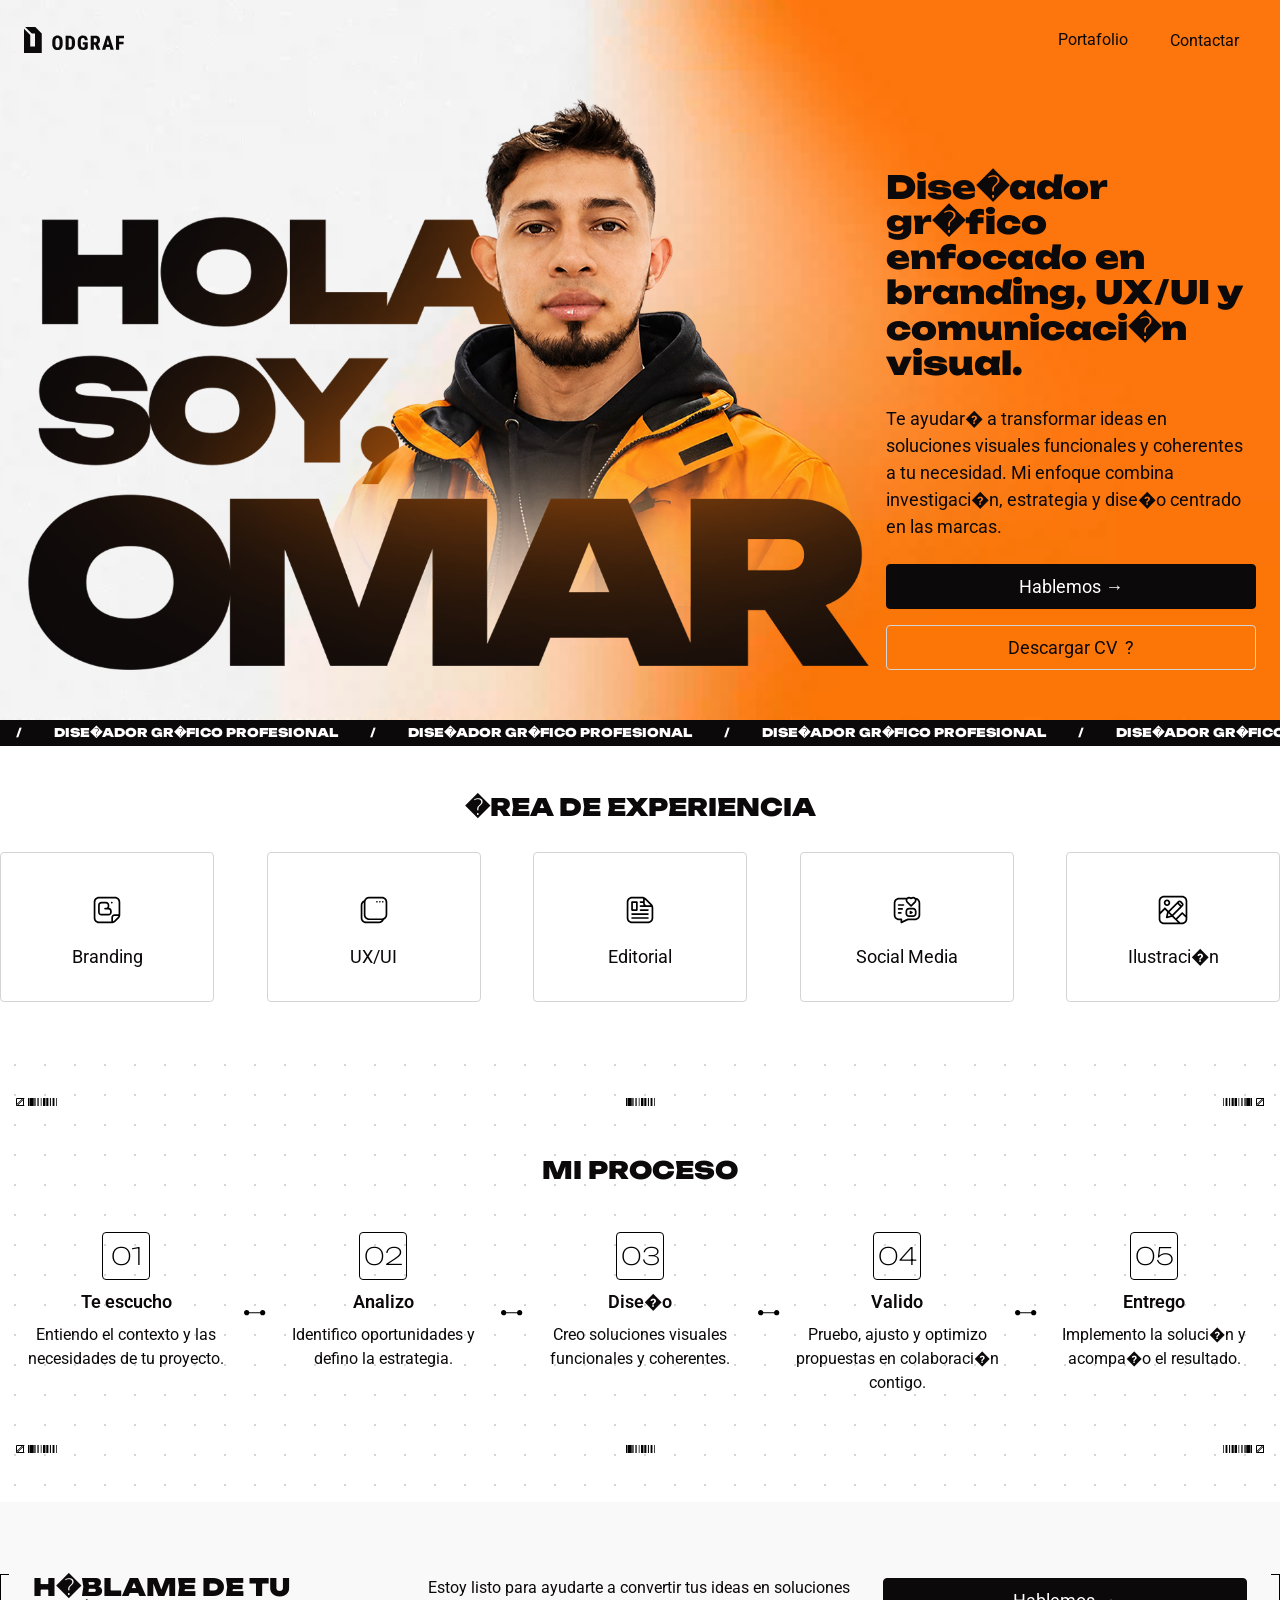
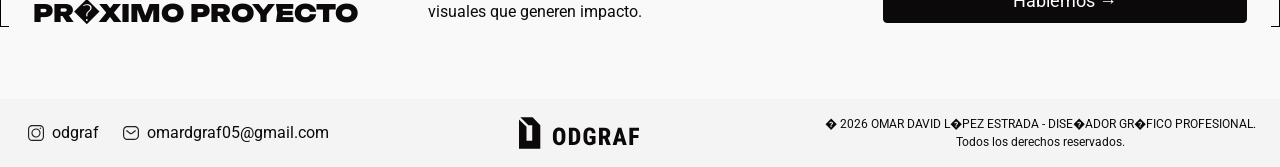
<file: index.html>
<!DOCTYPE html>
<html lang="es" prefix="og: http://ogp.me/ns#">

<head>
  <!-- meta tags to get a wellcrafted page -->
  <meta charset="UTF-8" />
  <meta name="viewport" content="width=device-width, initial-scale=1.0" />

  <title>Omar Lopez | Dise�ador Gr�fico Profesional</title>
  <meta name="description" content="Soy Omar L�pez, dise�ador gr�fico especializado en branding y desarrollo web. Creo identidades visuales y experiencias digitales para impulsar tu marca."/>
  <meta name="author" content="Omar David L�pez Estrada">
  <meta name="robots" content="index, follow"/><!-- Allow search engines to index the page and follow links -->
  <link rel="canonical" href="https://odgraf.github.io/odgraf/"/>

  <!-- SEO Meta Tags -->
  <meta property="og:locale" content="es_CO" /><!-- Open Graph locale for Colombia -->
  <meta property="og:type" content="website"/>
  <meta property="og:site_name" content="ODGRAF" />
  <meta property="og:title" content="Omar L�pez - Dise�ador Gr�fico Profesional"/>
  <meta property="og:description" content="Soy Omar L�pez, dise�ador gr�fico especializado en branding y desarrollo web. Creo identidades visuales y experiencias digitales para impulsar tu marca."/>
  <meta property="og:url" content="https://odgraf.github.io/odgraf/"/>
  <!-- Open Graph image for social media sharing -->
  <meta property="og:image" content="./img/img_cards/Opengraph_cover_home_sp.png"/>

  <!--Main stylesheet-->
  <link rel="stylesheet" href="./css/main.css"/>

  <!--Fonts from GoogleFonts: UNBOUNDED family and ROBOTO Family-->
  <link rel="preconnect" href="https://fonts.googleapis.com"/>
  <link rel="preconnect" href="https://fonts.gstatic.com" crossorigin/>
  <link href="https://fonts.googleapis.com/css2?family=Unbounded:wght@200..900&display=swap" rel="stylesheet"/>

  <link rel="preconnect" href="https://fonts.googleapis.com"/>
  <link rel="preconnect" href="https://fonts.gstatic.com" crossorigin/>
  <link href="https://fonts.googleapis.com/css2?family=Roboto:ital,wght@0,100..900;1,100..900&display=swap" rel="stylesheet"/>

  <!--Favicon-->
  <link rel="icon" type="image/x-icon" href="./img/favicon.png"/>

  <!--Script-->
  <script src="./js/script.js" defer></script>

</head>

<body>
  <header class="header">
    <div class="o-container header__container">

      <a class="header__logo--link" href="index.html">
        <img class="header__logo" src="./img/Logo-ODGRAF.svg" alt="Logo de la marca ODGRAF">
      </a>

      <nav class="header__nav">
        <ul class="header__nav-list">
          <li><a href="portfolio.html" class="btn btn--mode-light btn--tertiary btn--size-m">Portafolio</a></li>
          <li><button class="btn btn--mode-light btn--tertiary btn--size-m" type="button" data-contact-open aria-controls="contact-modal">Contactar</button></li>
        </ul>
      </nav>

      <button class="header__menu-toggle btn btn--mode-light btn--tertiary btn--size-m" type="button" aria-label="Abrir men�" aria-expanded="false" aria-controls="mobile-menu" data-menu-toggle>
        <img src="./img/menu-icon.svg" alt="">
      </button>
    </div>
  </header>

  <!-- Area for mobile menu -->
  <nav class="mobile-menu" id="mobile-menu" aria-label="Men� principal m�vil">

    <div class="mobile-menu-container-a">

      <div class="mobile-menu__top">
        <a class="mobile-menu__logo" href="./index.html" aria-label="Inicio">
          <img src="./img/Logo-ODGRAF.svg" alt="Logo de la marca ODGRAF">
        </a>

        <button class="mobile-menu__close btn btn--mode-light btn--tertiary btn--size-m" type="button" aria-label="Cerrar men�">
          <img class="mobile-menu__close-icon" aria-hiden="true" src="./img/x-icon.svg" alt="Boton para cerrar el men�">
        </button>
      </div>

      <ul class="mobile-menu__list">
        <li><a class="btn btn--mode-light btn--secondary btn--size-l" href="./portfolio.html">Portafolio</a></li>
        <li><button class="btn btn--mode-light btn--secondary btn--size-l mobile-menu__btn-contact" type="button" data-contact-open aria-controls="contact-modal">Contactar</button></li>
        <li><a class="btn btn--mode-light btn--secondary btn--size-l" href="./sources/CV_Omar_lopez.docx" download="CV_Omar_lopez.docx">Descargar CV &darr;</a></li>
      </ul>

    </div>

    <div class="mobile-menu-container-b">
      <!-- Sicial media Links -->
       <!--, , -->
      <div class="mobile-menu__list-contact">
        <a class="btn btn--mode-light btn--secondary btn--size-l" href="https://www.instagram.com/odgraf"><img src="./img/intagram-icon.svg" alt="Imagen del logo de instagram en el men� m�vil"></a>
        <a class="btn btn--mode-light btn--secondary btn--size-l" href="mailto:omardgraf05@gmail.com"><img src="./img/mail-icon.svg" alt="Imagen del logo de correo en el men� m�vil"></a>
        <a class="btn btn--mode-light btn--secondary btn--size-l" href="https://wa.me/573004583706"><img src="./img/whatsapp-icon.svg" alt="Imagen del logo de whatsapp en el men� m�vil"></a>
      </div>

    </div>

  </nav>

  <main>
    <section class="c-hero">

      <video class="c-hero__video" autoplay muted loop playsinline preload="metadata" poster="./img/background-gradient.jpg" aria-hidden="true">
        <source src="./img/background-gradient.webm" type="video/webm">
      </video>

      <div class="o-container c-hero__container">

        <div class="c-hero__image-wrapper">
            <picture class="c-hero__picture">
              <source media="(max-width: 1024px)" srcset="./img/hola-soy-omar-mobile.png">
              <img class="c-hero__image" src="./img/hola-soy-omar-desk.png" alt="Omar L�pez, dise�ador gr�fico">
            </picture>
        </div>

        <div class="c-hero__content">
          <h1 class="c-hero__title heading heading--xl">Dise�ador gr�fico enfocado en branding, UX/UI y comunicaci�n visual.</h1>
          <p class="c-hero__description body body--l">Te ayudar� a transformar ideas en soluciones visuales funcionales y coherentes a tu necesidad. Mi enfoque combina investigaci�n, estrategia y dise�o centrado en las marcas.</p>
          <div class="c-hero__actions">
            <a href="#" class="btn btn--mode-light btn--primary btn--size-l" data-contact-open aria-controls="contact-modal">Hablemos &rarr;</a>
            <div class="c-hero__cv">
              <button
                class="btn btn--mode-light btn--secondary btn--size-l c-hero__cv-toggle"
                type="button"
                aria-expanded="false"
                aria-controls="hero-cv-menu"
                data-cv-toggle
              >
                Descargar CV
                <span aria-hidden="true">?</span>
              </button>

            </div>
          </div>
        </div>

      </div>

    </section>
    <ul class="c-hero__cv-menu" id="hero-cv-menu" data-cv-menu hidden>
      <li>
        <a
          class="btn btn--mode-light btn--tertiary btn--size-l"
          href="./sources/CV_Omar_lopez_en.docx"
          download="CV_Omar_Lopez_EN.docx"
        >English CV</a>
      </li>
      <li>
        <a
          class="btn btn--mode-light btn--tertiary btn--size-l"
          href="./sources/CV_Omar_lopez_sp.docx"
          download="CV_Omar_Lopez_ES.docx"
        >CV en espa�ol</a>
      </li>
    </ul>

    <!-- Ornament -->
    <div class="c-text-ticker" aria-hidden="true">
      <div class="c-text-ticker__track">
        <div class="c-text-ticker__group">
          <span>/</span>
          <span>DISE�ADOR GR�FICO PROFESIONAL</span>
          <span>/</span>
          <span>DISE�ADOR GR�FICO PROFESIONAL</span>
          <span>/</span>
          <span>DISE�ADOR GR�FICO PROFESIONAL</span>
          <span>/</span>
          <span>DISE�ADOR GR�FICO PROFESIONAL</span>
          <span>/</span>
          <span>DISE�ADOR GR�FICO PROFESIONAL</span>
        </div>
        <div class="c-text-ticker__group">
          <span>/</span>
          <span>DISE�ADOR GR�FICO PROFESIONAL</span>
          <span>/</span>
          <span>DISE�ADOR GR�FICO PROFESIONAL</span>
          <span>/</span>
          <span>DISE�ADOR GR�FICO PROFESIONAL</span>
          <span>/</span>
          <span>DISE�ADOR GR�FICO PROFESIONAL</span>
          <span>/</span>
          <span>DISE�ADOR GR�FICO PROFESIONAL</span>
        </div>
      </div>
    </div>
    <!-- Ornament -->

    <!-- Section Experience -->
    <section class="c-experience">
      <div class="o-container experience__container">

        <h2 class="c-section__title">�REA DE EXPERIENCIA</h2>

        <ul class="experience__list">

          <li class="experience__item">
            <a class="experience__link" href="./portfolio.html">
              <img class="experience__icon" src="./img/Brand.svg" alt="imagen de icono representativo de experiencia en Branding">
              <span class="body body--l">Branding</span>
            </a>
          </li>

          <li class="experience__item">
            <a class="experience__link" href="./portfolio.html">
              <img class="experience__icon" src="./img/Ux-ui.svg" alt="imagen de icono representativo de experiencia en UX/UI">
              <span class="body body--l">UX/UI</span>
            </a>
          </li>

          <li class="experience__item">
            <a class="experience__link" href="./portfolio.html">
              <img class="experience__icon" src="./img/Editorial.svg" alt="imagen de icono representativo de experiencia editorial">
              <span class="body body--l">Editorial</span>
            </a>
          </li>

          <li class="experience__item">
            <a class="experience__link" href="./portfolio.html">
              <img class="experience__icon" src="./img/Social-media.svg" alt="imagen de icono representativo de Social Media">
              <span class="body body--l">Social Media</span>
            </a>
          </li>

          <li class="experience__item">
            <a class="experience__link" href="./portfolio.html">
              <img class="experience__icon" src="./img/Illustration.svg" alt="imagen de icono representativo de Ilustraci�n">
              <span class="body body--l">Ilustraci�n</span>
            </a>
          </li>
        </ul>

      </div>
    </section>

    <!-- Section My process  -->
    <section class="c-process">

      <div class="process__container">
        <!-- Ornaments -->
        <div class="process__ornament__container">
          <img class="ornament__l" src="./img/bar-code-l.svg" alt="Ornamento de barra de c�digo a la izquierda">
          <img class="ornament__m" src="./img/bar-code-m.svg" alt="Ornamento de barra de c�digo en el medio">
          <img class="ornament__r" src="./img/bar-code-r.svg" alt="Ornamento de barra de c�digo a la derecha">
        </div><!-- Ornaments -->

        <div class="process__content">
          <h2 class="process__title c-section__title">MI PROCESO</h2>

          <ol class="process__list">
            <li class="process__item">
              <div class="process__item--icon">
                <p class="process__item--number">01</p>
              </div>
              <h3 class="process__item--title body body--l">Te escucho</h3>
              <p class="process__item--description body body--m">Entiendo el contexto y las necesidades de tu proyecto.</p>
            </li>

            <img class="process__ornament__line" src="./img/line.svg" alt="L�nea de proceso">

            <li class="process__item">
              <div class="process__item--icon">
                <p class="process__item--number">02</p>
              </div>
              <h3 class="process__item--title body body--l">Analizo</h3>
              <p class="process__item--description body body--m">Identifico oportunidades y defino la estrategia.</p>
            </li>

            <img class="process__ornament__line" src="./img/line.svg" alt="L�nea de proceso">

            <li class="process__item">
              <div class="process__item--icon">
                <p class="process__item--number">03</p>
              </div>
              <h3 class="process__item--title body body--l">Dise�o</h3>
              <p class="process__item--description body body--m">Creo soluciones visuales funcionales y coherentes.</p>
            </li>

            <img class="process__ornament__line" src="./img/line.svg" alt="L�nea de proceso">

            <li class="process__item">
              <div class="process__item--icon">
                <p class="process__item--number">04</p>
              </div>
              <h3 class="process__item--title body body--l">Valido</h3>
              <p class="process__item--description body body--m">Pruebo, ajusto y optimizo propuestas en colaboraci�n contigo.</p>
            </li>

            <img class="process__ornament__line" src="./img/line.svg" alt="L�nea de proceso">

            <li class="process__item">
              <div class="process__item--icon">
                <p class="process__item--number">05</p>
              </div>
              <h3 class="process__item--title body body--l">Entrego</h3>
              <p class="process__item--description body body--m">Implemento la soluci�n y acompa�o el resultado.</p>
            </li>
          </ol>
        </div>

        <!-- Ornaments -->
        <div class="process__ornament__container">
          <img class="ornament__l" src="./img/bar-code-l.svg" alt="Ornamento de barra de c�digo a la izquierda">
          <img class="ornament__m" src="./img/bar-code-m.svg" alt="Ornamento de barra de c�digo en el medio">
          <img class="ornament__r" src="./img/bar-code-r.svg" alt="Ornamento de barra de c�digo a la derecha">
        </div><!-- Ornaments -->

      </div>
    </section>

    <section class="c-cta">

      <div class="o-container cta__container">
        <!-- Ornaments -->
        <div class="cta__ornament--l"></div><!-- Ornaments -->

        <div class="cta__content">

          <h2 class="cta__title c-section__title">H�BLAME DE TU PR�XIMO PROYECTO</h2>
          <p class="cta__description body body--m">Estoy listo para ayudarte a convertir tus ideas en soluciones visuales que generen
            impacto.</p>
          <a href="#" class="cta__btn btn btn--mode-light btn--primary btn--size-l" data-contact-open aria-controls="contact-modal">Hablemos &rarr;</a>

        </div>

        <!-- Ornaments -->
        <div class="cta__ornament--r"></div><!-- Ornaments -->
      </div>
    </section>

  </main>

  <div class="c-contact-modal" id="contact-modal" aria-hidden="true" inert>

    <div class="c-contact-modal__dialog" role="dialog" aria-modal="true" aria-labelledby="contact-modal-title" aria-describedby="contact-modal-description" tabindex="-1">

      <div class="c-contact-modal__top">
      <button class="c-contact-modal__close btn btn--mode-light btn--tertiary btn--size-m" type="button" aria-label="Cerrar contacto" data-contact-close><img class="c-contact-modal__close-icon" src="./img/x-icon.svg" alt=""></button>
      </div>

      <div class="c-contact-modal__content">

        <section class="c-contact-modal__intro">
          <h2 class="c-contact-modal__title heading heading--xl" id="contact-modal-title">�Hablemos!</h2>
          <p class="c-contact-modal__description body body--l" id="contact-modal-description">Elige el canal que prefieras para contarme sobre tu proyecto o idea.</p>
        </section>

        <section class="c-contact-modal__contact-links">
          <h3 class="c-contact-modal__heading c-section__title" id="contact-modal-write">Escr�beme</h3>
          <div class="c-contact-modal__links">
            <a class="btn--two-icons btn btn--mode-light btn--secondary btn--size-m" href="mailto:omardgraf05@gmail.com">
              <span class="btn__label">
                <img class="c-contact-modal__icon" src="./img/mail-icon.svg" alt="">
                <span>omardgraf05@gmail.com</span>
              </span>
              <span class="btn__icon btn__icon--right" aria-hidden="true">&rarr;</span>
            </a>

            <a class="btn--two-icons btn btn--mode-light btn--secondary btn--size-m" href="https://wa.me/573004583706">
              <span class="btn__label">
                <img class="c-contact-modal__icon" src="./img/whatsapp-icon.svg" alt="">
                <span>+57 300458 3706</span>
              </span>
              <span class="btn__icon btn__icon--right" aria-hidden="true">&rarr;</span>
            </a>
          </div>
        </section>

        <section class="c-contact-modal__social-links">
          <h3 class="c-contact-modal__heading c-section__title" id="contact-modal-follow">S�gueme</h3>
          <a class="btn--two-icons btn btn--mode-light btn--secondary btn--size-m" href="https://www.instagram.com/odgraf" target="_blank" rel="noopener noreferrer">
            <span class="btn__label">
              <img class="c-contact-modal__icon" src="./img/intagram-icon.svg" alt="">
              <span>odgraf</span>
            </span>
            <span class="btn__icon btn__icon--right" aria-hidden="true">&rarr;</span>
          </a>
        </section>

      </div>

    </div>
  </div>

  <button type="button" id="btn-up" class="btn-up btn btn--mode-light btn--primary btn--size-l" aria-label="Subir al inicio">&uarr;</button>

  <footer class="c-footer">

    <div class="o-container fotter__container">

      <div class="fotter__contact">
        <a class="btn--fotter" href="https://www.instagram.com/odgraf">
          <img class="btn--fotter--icon" src="./img/intagram-icon.svg" alt="Imagen del logo de instagram">
          <p class="">odgraf</p>
        </a>
        <a class="btn--fotter" href="mailto:omardgraf05@gmail.com">
          <img class="btn--fotter--icon" src="./img/mail-icon.svg" alt="Imagen de icono de correo">
          <p class="">omardgraf05@gmail.com</p>
        </a>
      </div>

      <img class="fotter__logo" src="./img/Logo-ODGRAF.svg" alt="imagen de Logo de la marca ODGRAF">

      <p class="fotter__copy-right caption">� 2026 OMAR DAVID L�PEZ ESTRADA - DISE�ADOR GR�FICO PROFESIONAL.<br>Todos los derechos reservados.</p>
    </div>

  </footer>
</body>

</html>
</file>
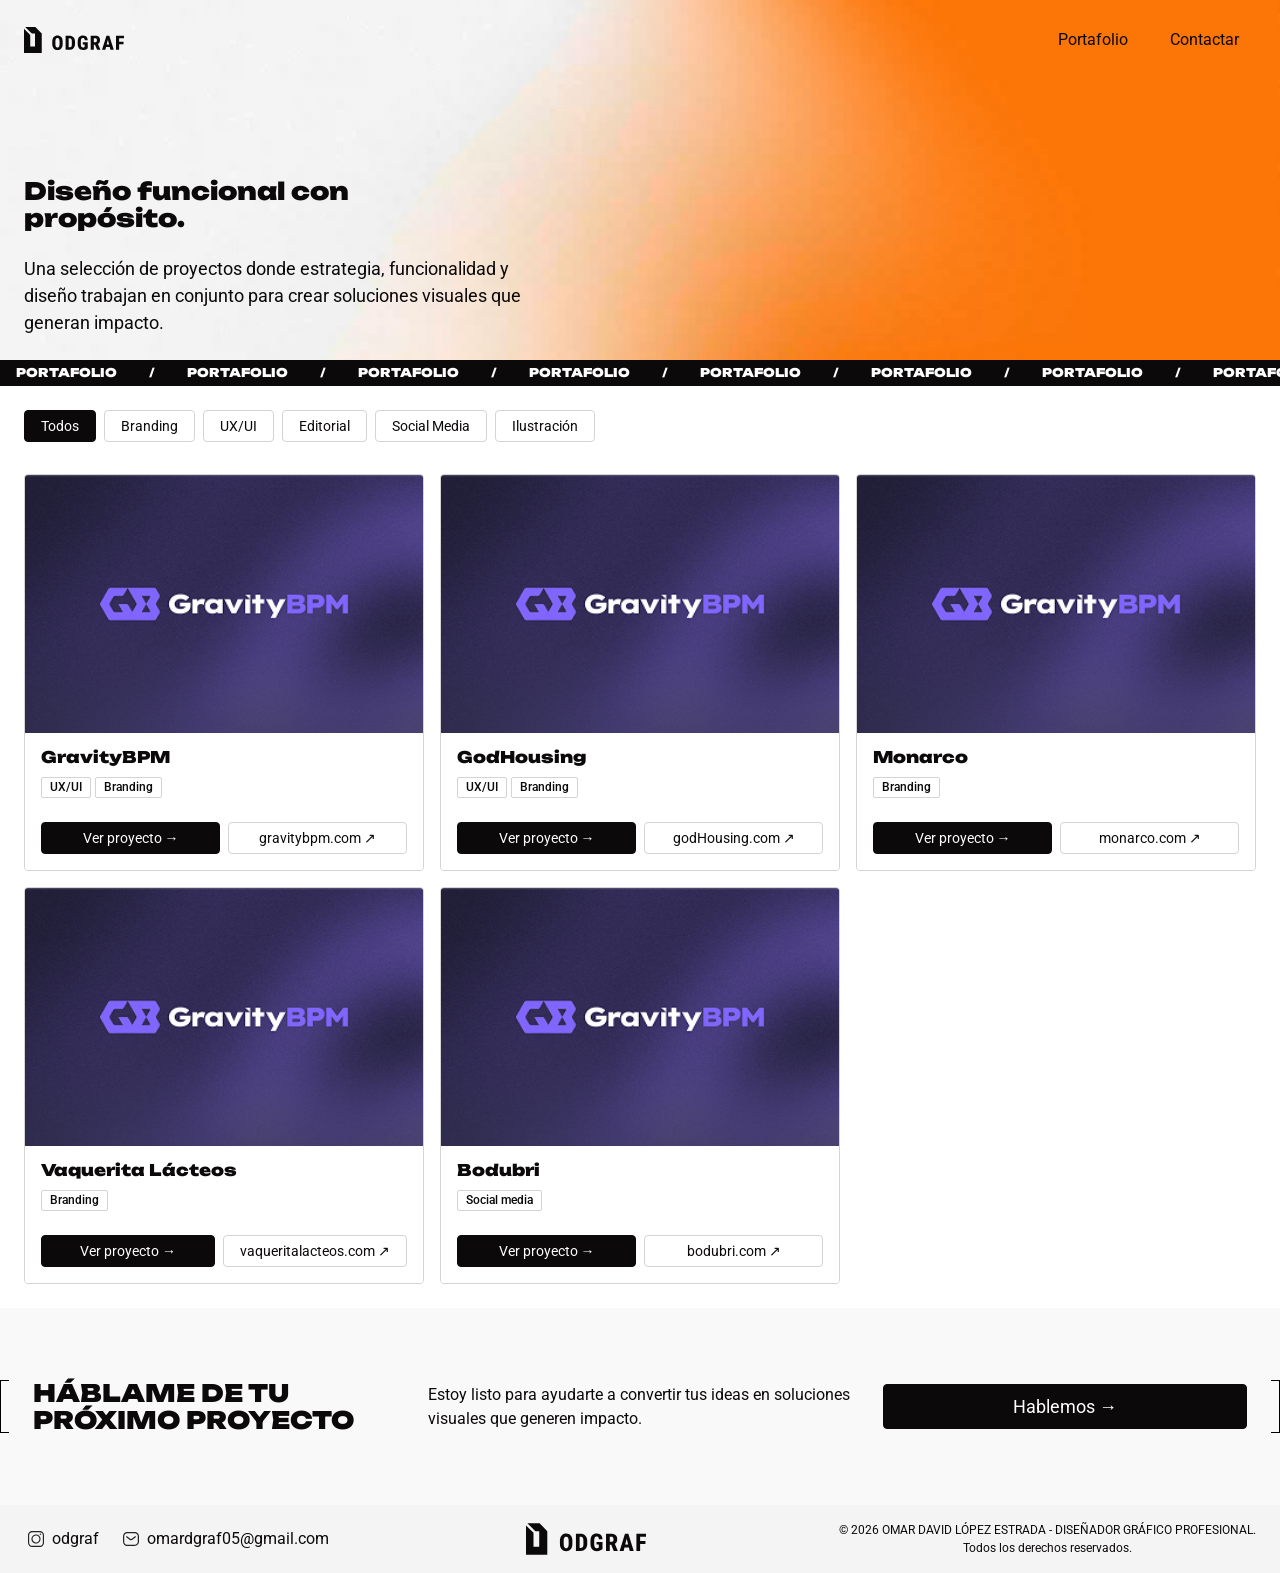
<file: portfolio.html>
﻿<!DOCTYPE html>
<html lang="es" prefix="og: http://ogp.me/ns#">
  <head>
    <!-- meta tags to get a wellcrafted page -->
    <meta charset="UTF-8" />
    <meta name="viewport" content="width=device-width, initial-scale=1.0" />

    <title>Portafolio de diseño gráfico | Omar López</title>
    <meta name="description" content="Explora proyectos de branding, UX/UI, diseño editorial, redes sociales e ilustración creados con estrategia y propósito."/>
    <meta name="author" content="Omar David López Estrada" />
    <meta name="robots" content="index, follow" />
    <link rel="canonical" href="https://odgraf.github.io/odgraf/portfolio.html" />

    <!-- Open Graph -->
    <meta property="og:locale" content="es_CO" />
    <meta property="og:type" content="website" />
    <meta property="og:site_name" content="ODGRAF" />
    <meta property="og:title" content="Portafolio de diseño gráfico | Omar López" />
    <meta property="og:description" content="Explora proyectos de branding, UX/UI, diseño editorial, redes sociales e ilustración creados con estrategia y propósito." />
    <meta property="og:url" content="https://odgraf.github.io/odgraf/portfolio.html" />
    <meta property="og:image" content="https://odgraf.github.io/odgraf/img/img_cards/Opengraph_cover_portafolio_sp.png" />

    <!--Main stylesheet-->
    <link rel="stylesheet" href="./css/main.css"/>
    <!--Fonts from GoogleFonts: UNBOUNDED family and ROBOTO Family-->
    <link rel="preconnect" href="https://fonts.googleapis.com"/>
    <link rel="preconnect" href="https://fonts.gstatic.com" crossorigin/>
    <link href="https://fonts.googleapis.com/css2?family=Unbounded:wght@200..900&display=swap" rel="stylesheet"/>

    <link rel="preconnect" href="https://fonts.googleapis.com"/>
    <link rel="preconnect" href="https://fonts.gstatic.com" crossorigin/>
    <link href="https://fonts.googleapis.com/css2?family=Roboto:ital,wght@0,100..900;1,100..900&display=swap" rel="stylesheet"/>

    <link rel="icon" type="image/x-icon" href="./img/favicon.png" />

    <!--Script-->
    <script src="./js/script.js" defer></script>

  </head>


  <body>
    
    <header class="header">
      <div class="o-container header__container">
        <a class="header__logo--link" href="index.html">
          <img class="header__logo" src="./img/Logo-ODGRAF.svg" alt="Logo de la marca ODGRAF">
        </a>
        
        <nav class="header__nav">
          <ul class="header__nav-list">
            <li><a href="portfolio.html" class="btn btn--mode-light btn--tertiary btn--size-m">Portafolio</a></li>
            <li><a href="#" class="btn btn--mode-light btn--tertiary btn--size-m" data-contact-open aria-controls="contact-modal">Contactar</a></li>
          </ul>
        </nav>
        
        <button class="header__menu-toggle btn btn--mode-light btn--tertiary btn--size-m" type="button" aria-label="Abrir menÃº" aria-expanded="false" aria-controls="mobile-menu">
          <img src="img/menu-icon.svg" alt="Icono del botÃ³n de menÃº desplegable">
        </button>
      </div>
    </header>
    
    <!-- Area for mobile menu -->
    <nav class="mobile-menu" id="mobile-menu" aria-label="MenÃº principal mÃ³vil">
      <div class="mobile-menu-container-a">

        <div class="mobile-menu__top">
          <a class="mobile-menu__logo" href="./index.html" aria-label="Inicio">
            <img src="./img/Logo-ODGRAF.svg" alt="Logo de la marga ODGRAF">
          </a>

          <button class="mobile-menu__close btn btn--mode-light btn--tertiary btn--size-m" type="button" aria-label="Cerrar menÃº">
            <img class="mobile-menu__close-icon" aria-hiden="true" src="./img/x-icon.svg" alt="Boton para cerrar el menÃº">
          </button>
        </div>

        <ul class="mobile-menu__list">
          <li><a class="btn btn--mode-light btn--secondary btn--size-l" href="./portfolio.html">Portafolio</a></li>
          <li><button class="btn btn--mode-light btn--secondary btn--size-l mobile-menu__btn-contact" type="button" data-contact-open aria-controls="contact-modal">Contactar</button></li>
          <li><a class="btn btn--mode-light btn--secondary btn--size-l" href="./sources/CV_Omar_lopez.docx" download="CV_Omar_lopez.docx">Descargar CV &darr;</a></li>
        </ul>

      </div>

      <div class="mobile-menu-container-b">
        <!-- Social media Links -->
        <div class="mobile-menu__list-contact">
          <a class="btn btn--mode-light btn--secondary btn--size-l" href="https://www.instagram.com/odgraf"><img src="./img/intagram-icon.svg" alt="Imagen del logo de instagram en el menú móvil"></a>
          <a class="btn btn--mode-light btn--secondary btn--size-l" href="mailto:omardgraf05@gmail.com"><img src="./img/mail-icon.svg" alt="Imagen del logo de correo en el menú móvil"></a>
          <a class="btn btn--mode-light btn--secondary btn--size-l" href="https://wa.me/573004583706"><img src="./img/whatsapp-icon.svg" alt="Imagen del logo de whatsapp en el menú móvil"></a>
      </div>

      </div>

    </nav>
    
    <main>

      <section class="c-portfolio-hero">

        <video class="c-portfolio-hero__video" autoplay muted loop playsinline preload="metadata" poster="./img/background-gradient.jpg" aria-hidden="true">
          <source src="./img/background-gradient.webm" type="video/webm">
        </video>

        <div class="c-portfolio-hero__container o-container">
          <h1 class="c-portfolio-hero__title heading heading--l">Diseño funcional con propósito.</h1>
          <p class="c-portfolio-hero__description body body--l">Una selección de proyectos donde estrategia, funcionalidad y diseño trabajan en conjunto para crear soluciones visuales que generan impacto.</p>
        </div>

      </section>
      
      <!--Ornament-->
      <div class="c-text-ticker" aria-hidden="true">
        <div class="c-text-ticker__track">
          <div class="c-text-ticker__group">
            <span>PORTAFOLIO</span>
            <span>/</span>
            <span>PORTAFOLIO</span>
            <span>/</span>
            <span>PORTAFOLIO</span>
            <span>/</span>
            <span>PORTAFOLIO</span>
            <span>/</span>
            <span>PORTAFOLIO</span>
            <span>/</span>
            <span>PORTAFOLIO</span>
            <span>/</span>
            <span>PORTAFOLIO</span>
            <span>/</span>
            <span>PORTAFOLIO</span>
            <span>/</span>
            <span>PORTAFOLIO</span>
            <span>/</span>
            <span>PORTAFOLIO</span>
            <span>/</span>
          </div>

          <div class="c-text-ticker__group">
            <span>PORTAFOLIO</span>
            <span>/</span>
            <span>PORTAFOLIO</span>
            <span>/</span>
            <span>PORTAFOLIO</span>
            <span>/</span>
            <span>PORTAFOLIO</span>
            <span>/</span>
            <span>PORTAFOLIO</span>
            <span>/</span>
            <span>PORTAFOLIO</span>
            <span>/</span>
            <span>PORTAFOLIO</span>
            <span>/</span>
            <span>PORTAFOLIO</span>
            <span>/</span>
            <span>PORTAFOLIO</span>
            <span>/</span>
            <span>PORTAFOLIO</span>
            <span>/</span>
          </div>
        </div>
      </div> <!--Ornament-->

      
      <section class="c-portfolio-projects">

        <!--Filters area-->
        <div class="c-portfolio-projects__filters o-container">
          <button class="c-portfolio-projects__filter btn btn--mode-light btn--primary btn--size-s is-active" type="button" data-filter="all">Todos</button>
          <button class="c-portfolio-projects__filter btn btn--mode-light btn--secondary btn--size-s" type="button" data-filter="branding">Branding</button>
          <button class="c-portfolio-projects__filter btn btn--mode-light btn--secondary btn--size-s" type="button" data-filter="ux-ui">UX/UI</button>
          <button class="c-portfolio-projects__filter btn btn--mode-light btn--secondary btn--size-s" type="button" data-filter="editorial">Editorial</button>
          <button class="c-portfolio-projects__filter btn btn--mode-light btn--secondary btn--size-s" type="button" data-filter="social-media">Social Media</button>
          <button class="c-portfolio-projects__filter btn btn--mode-light btn--secondary btn--size-s" type="button" data-filter="ilustracion">Ilustración</button>
      </div>

        <div class="c-portfolio-projects__container o-container">

          <article class="project-card" data-categories="ux-ui branding">
            <div class="project-card__media">
              <img class="project-card__img" src="./img/img_cards/gravitybpm-cover-s.png" alt="Vista previa del proyecto GravityBPM">
            </div>
            
            <div class="project-card__body"> 
              <div class="project-card__content">
                <h3 class="project-card__title heading heading--m">GravityBPM</h3>
                <div class="project-card__tags">
                  <div class="tag tag--s"><span>UX/UI</span></div>
                  <div class="tag tag--s"><span>Branding</span></div>
                </div>
              </div>
              
              <div class="project-card__actions">
                <a href="project_01.html" class="btn btn--mode-light btn--primary btn--size-s is-active">Ver proyecto &rarr;</a>
                <a href="#" class="btn btn--mode-light btn--secondary btn--size-s" target="_blank" rel="noopener">gravitybpm.com &nearr;</a>
              </div>
            </div>
          </article>
        
          <article class="project-card" data-categories="ux-ui branding">
              <div class="project-card__media">
                <img class="project-card__img" src="./img/img_cards/gravitybpm-cover-s.png" alt="Vista previa del proyecto GodHousing">
              </div>
              
              <div class="project-card__body"> 
                <div class="project-card__content">
                  <h3 class="project-card__title heading heading--m">GodHousing</h3>
                  <div class="project-card__tags">
                    <div class="tag tag--s"><span>UX/UI</span></div>
                    <div class="tag tag--s"><span>Branding</span></div>
                  </div>
                </div>
                
                <div class="project-card__actions">
                  <a href="#" class="btn btn--mode-light btn--primary btn--size-s is-active">Ver proyecto &rarr;</a>
                  <a href="#" class="btn btn--mode-light btn--secondary btn--size-s" target="_blank" rel="noopener">godHousing.com &nearr;</a>
                </div>
              </div>
          </article>
        
          <article class="project-card" data-categories="branding">
              <div class="project-card__media">
                <img class="project-card__img" src="./img/img_cards/gravitybpm-cover-s.png" alt="Vista previa del proyecto Monarco">
              </div>
              
              <div class="project-card__body"> 
                <div class="project-card__content">
                  <h3 class="project-card__title heading heading--m">Monarco</h3>
                  <div class="project-card__tags">
                    <div class="tag tag--s"><span>Branding</span></div>
                  </div>
                </div>
                
                <div class="project-card__actions">
                  <a href="#" class="btn btn--mode-light btn--primary btn--size-s is-active">Ver proyecto &rarr;</a>
                  <a href="#" class="btn btn--mode-light btn--secondary btn--size-s" target="_blank" rel="noopener">monarco.com &nearr;</a>
                </div>
              </div>
          </article>

          <article class="project-card" data-categories="branding">
              <div class="project-card__media">
                <img class="project-card__img" src="./img/img_cards/gravitybpm-cover-s.png" alt="Vista previa del proyecto Vaquerita LÃ¡cteos">
              </div>
              
              <div class="project-card__body"> 
                <div class="project-card__content">
                  <h3 class="project-card__title heading heading--m">Vaquerita Lácteos</h3>
                  <div class="project-card__tags">
                    <div class="tag tag--s"><span>Branding</span></div>
                  </div>
                </div>
                
                <div class="project-card__actions">
                  <a href="#" class="btn btn--mode-light btn--primary btn--size-s is-active">Ver proyecto &rarr;</a>
                  <a href="#" class="btn btn--mode-light btn--secondary btn--size-s" target="_blank" rel="noopener">vaqueritalacteos.com &nearr;</a>
                </div>
              </div>
          </article>

          <article class="project-card" data-categories="social-media">
              <div class="project-card__media">
                <img class="project-card__img" src="./img/img_cards/gravitybpm-cover-s.png" alt="Vista previa del proyecto Bodubri">
              </div>
              
              <div class="project-card__body"> 
                <div class="project-card__content">
                  <h3 class="project-card__title heading heading--m">Bodubri</h3>
                  <div class="project-card__tags">
                    <div class="tag tag--s"><span>Social media</span></div>
                  </div>
                </div>
                
                <div class="project-card__actions">
                  <a href="#" class="btn btn--mode-light btn--primary btn--size-s is-active">Ver proyecto &rarr;</a>
                  <a href="#" class="btn btn--mode-light btn--secondary btn--size-s" target="_blank" rel="noopener">bodubri.com &nearr;</a>
                </div>
              </div>
          </article>

        </div>
      </section>

      <section class="c-cta">
        <div class="o-container cta__container">
          <!-- Ornaments -->
          <div class="cta__ornament--l"></div><!-- Ornaments -->

          <div class="cta__content">

            <h2 class="cta__title c-section__title">HÁBLAME DE TU PRÓXIMO PROYECTO</h2>
            <p class="cta__description body body--m">Estoy listo para ayudarte a convertir tus ideas en soluciones visuales que generen
              impacto.</p>
            <a href="#" class="cta__btn btn btn--mode-light btn--primary btn--size-l" data-contact-open aria-controls="contact-modal">Hablemos &rarr;</a>
          
          </div>

          <!-- Ornaments -->
          <div class="cta__ornament--r"></div><!-- Ornaments -->
        </div>
      </section>

    </main>
    

    <div class="c-contact-modal" id="contact-modal" aria-hidden="true" inert>

      <div class="c-contact-modal__dialog" role="dialog" aria-modal="true" aria-labelledby="contact-modal-title" aria-describedby="contact-modal-description" tabindex="-1">

        <div class="c-contact-modal__top">
          <button class="c-contact-modal__close btn btn--mode-light btn--tertiary btn--size-m" type="button" aria-label="Cerrar contacto" data-contact-close><img class="c-contact-modal__close-icon" src="./img/x-icon.svg" alt=""></button>
        </div>

        <div class="c-contact-modal__content">
          <section class="c-contact-modal__intro">
            <h2 class="c-contact-modal__title heading heading--xl" id="contact-modal-title">¡Hablemos!</h2>
            <p class="c-contact-modal__description body body--l" id="contact-modal-description">Elige el canal que prefieras para contarme sobre tu proyecto o idea.</p>
          </section>

          <section class="c-contact-modal__contact-links">
            <h3 class="c-contact-modal__heading c-section__title" id="contact-modal-write">Escri­beme</h3>
            <div class="c-contact-modal__links">
              <a class="btn--two-icons btn btn--mode-light btn--secondary btn--size-m" href="mailto:omardgraf05@gmail.com">
                <span class="btn__label"><img class="c-contact-modal__icon" src="./img/mail-icon.svg" alt=""><span>omardgraf05@gmail.com</span></span>
                <span class="btn__icon btn__icon--right" aria-hidden="true">&rarr;</span>
              </a>
              <a class="btn--two-icons btn btn--mode-light btn--secondary btn--size-m" href="https://wa.me/573004583706">
                <span class="btn__label"><img class="c-contact-modal__icon" src="./img/whatsapp-icon.svg" alt=""><span>+57 300458 3706</span></span>
                <span class="btn__icon btn__icon--right" aria-hidden="true">&rarr;</span>
              </a>
            </div>
          </section>

          <section class="c-contact-modal__social-links">
            <h3 class="c-contact-modal__heading c-section__title" id="contact-modal-follow">Sí­gueme</h3>
            <a class="btn--two-icons btn btn--mode-light btn--secondary btn--size-m" href="https://www.instagram.com/odgraf" target="_blank" rel="noopener noreferrer">
              <span class="btn__label"><img class="c-contact-modal__icon" src="./img/intagram-icon.svg" alt=""><span>odgraf</span></span>
              <span class="btn__icon btn__icon--right" aria-hidden="true">&rarr;</span>
            </a>
          </section>
        </div>
      </div>
    </div>

    <button type="button" id="btn-up" class="btn-up btn btn--mode-light btn--primary btn--size-l" aria-label="Subir al inicio">&uarr;</button>

    <footer class="c-footer">

      <div class="o-container fotter__container">

        <div class="fotter__contact">
          <a class="btn--fotter" href="https://www.instagram.com/odgraf">
            <img class="btn--fotter--icon" src="./img/intagram-icon.svg" alt="Imagen del logo de instagram">
            <p class="">odgraf</p>
          </a>
          <a class="btn--fotter" href="mailto:omardgraf05@gmail.com">
            <img class="btn--fotter--icon" src="./img/mail-icon.svg" alt="Imagen de icono de correo">
            <p class="">omardgraf05@gmail.com</p>
          </a>
        </div>

        <img class="fotter__logo" src="./img/Logo-ODGRAF.svg" alt="imagen de Logo de la marca ODGRAF">

        <p class="fotter__copy-right caption">© 2026 OMAR DAVID LÓPEZ ESTRADA - DISEÑADOR GRÁFICO PROFESIONAL.<br>Todos los derechos reservados.</p>
      </div>
    
    </footer>
  
  </body>
</html>
</file>
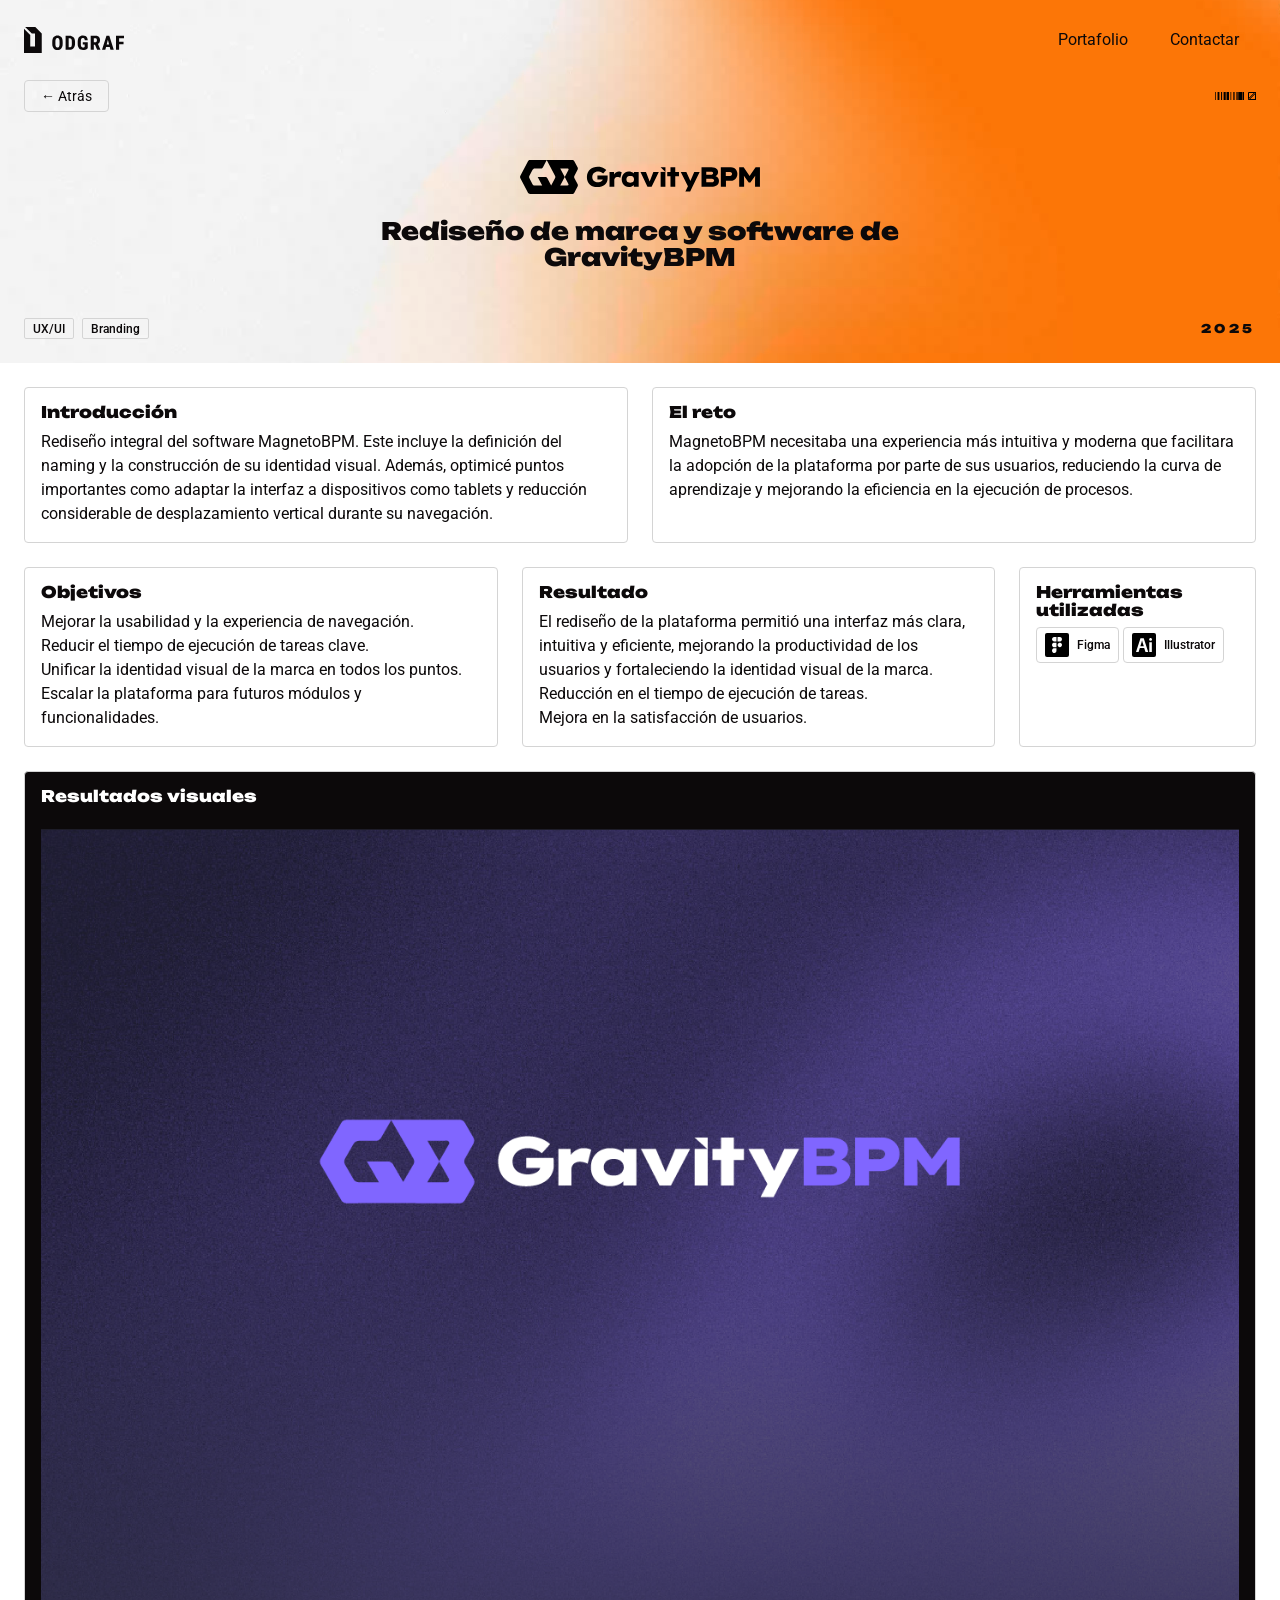
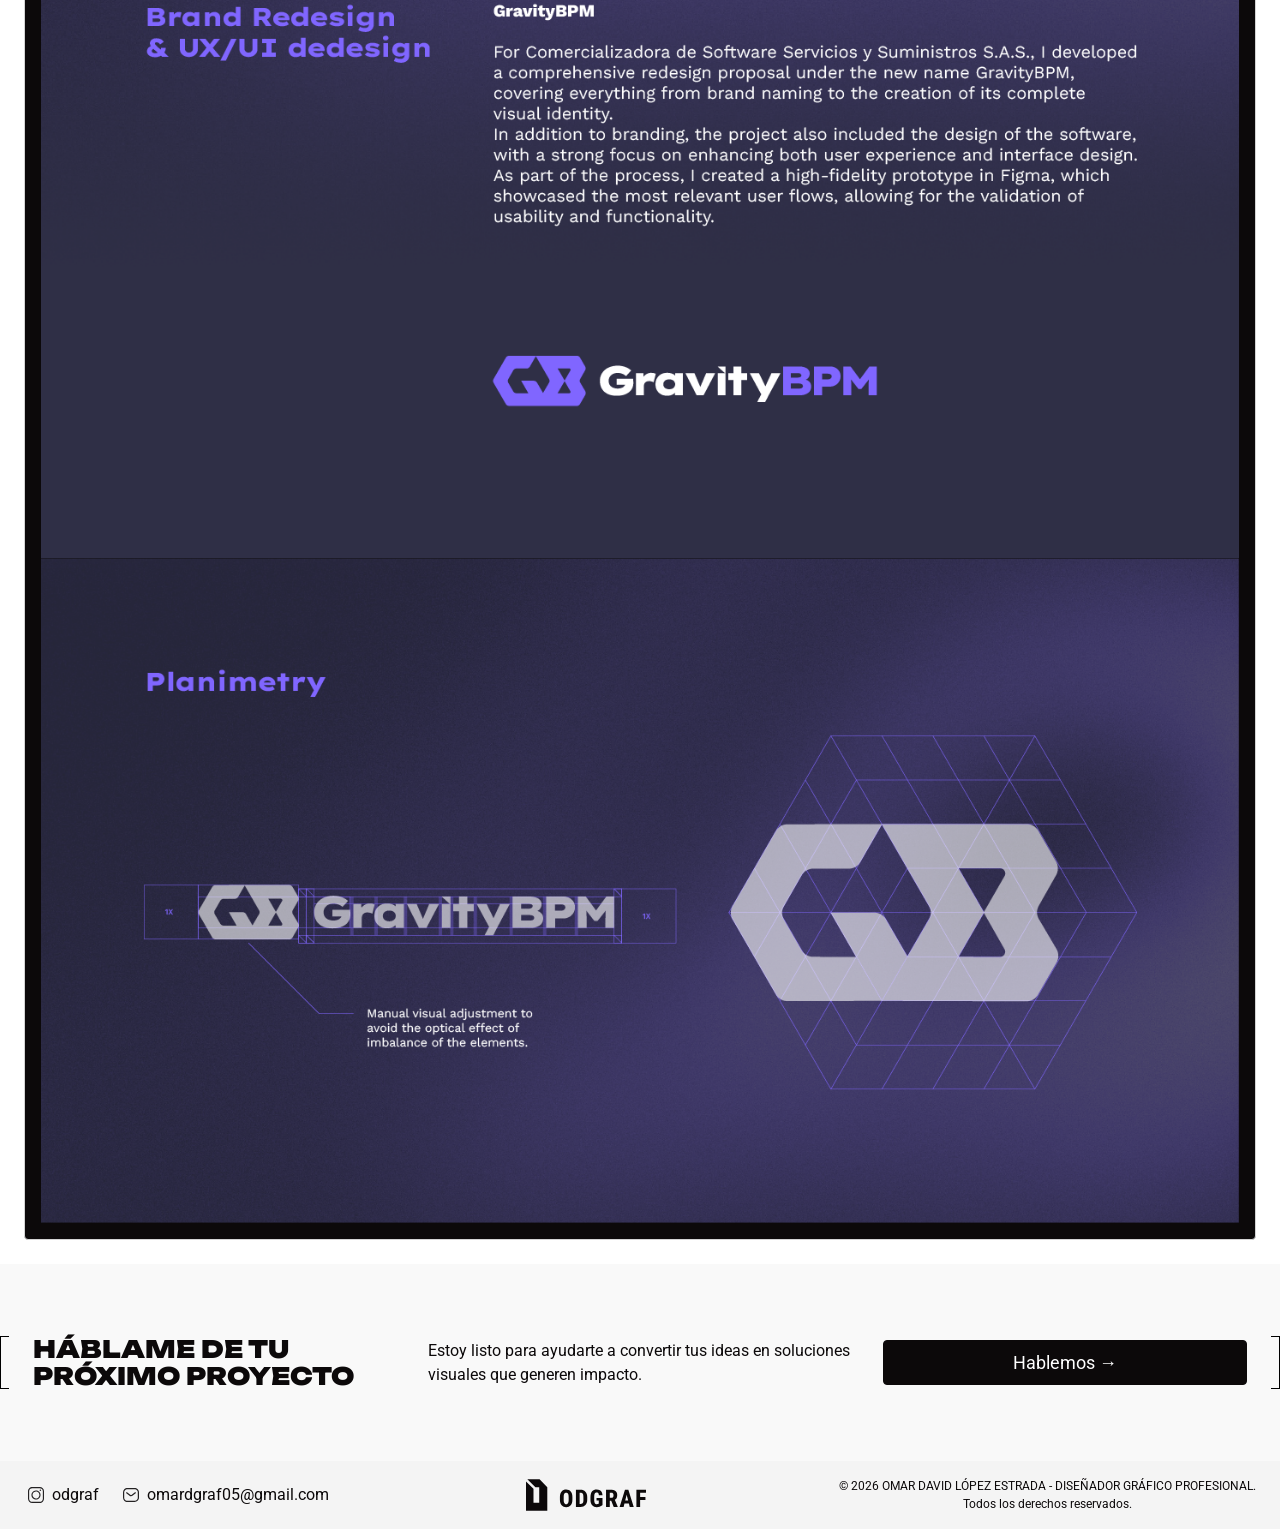
<file: project_01.html>
﻿<!DOCTYPE html>
<html lang="es" prefix="og: http://ogp.me/ns#">
  <head>
    <!-- meta tags to get a wellcrafted page -->
    <meta charset="UTF-8" />
    <meta name="viewport" content="width=device-width, initial-scale=1.0" />

    <title>Rediseño de marca y app de GravityBPM | Omar López</title>
    <meta name="description" content="Caso de estudio de GravityBPM: rediseño de marca y aplicación, con mejoras de UX/UI para lograr una experiencia más clara e intuitiva." />
    <meta name="author" content="Omar David López Estrada" />
    <meta name="robots" content="index, follow" />
    <link rel="canonical" href="https://odgraf.github.io/odgraf/project_01.html" />

    <!-- Open Graph -->
    <meta property="og:locale" content="es_CO" />
    <meta property="og:type" content="website" />
    <meta property="og:site_name" content="ODGRAF" />
    <meta property="og:title" content="Rediseño de marca y app de GravityBPM | Omar López" />
    <meta property="og:description" content="Caso de estudio de GravityBPM: rediseño de marca y aplicación, con mejoras de UX/UI para lograr una experiencia más clara, intuitiva y eficiente." />
    <meta property="og:url" content="https://odgraf.github.io/odgraf/project_01.html" />
    <meta property="og:image" content="https://odgraf.github.io/odgraf/img/img_cards/Opengraph_cover_project_001.png" />

    <!--Main stylesheet-->
    <link rel="stylesheet" href="./css/main.css"/>
    <!--Fonts from GoogleFonts: UNBOUNDED family and ROBOTO Family-->
    <link rel="preconnect" href="https://fonts.googleapis.com"/>
    <link rel="preconnect" href="https://fonts.gstatic.com" crossorigin/>
    <link href="https://fonts.googleapis.com/css2?family=Unbounded:wght@200..900&display=swap" rel="stylesheet"/>

    <link rel="preconnect" href="https://fonts.googleapis.com"/>
    <link rel="preconnect" href="https://fonts.gstatic.com" crossorigin/>
    <link href="https://fonts.googleapis.com/css2?family=Roboto:ital,wght@0,100..900;1,100..900&display=swap" rel="stylesheet"/>

    <link rel="icon" type="image/x-icon" href="./img/favicon.png" />

    <!--Script-->
    <script src="./js/script.js" defer></script>

  </head>


  <body>
    
    <header class="header">
      <div class="o-container header__container">
        <a class="header__logo--link" href="index.html">
          <img class="header__logo" src="./img/Logo-ODGRAF.svg" alt="Logo de la marca ODGRAF">
        </a>
        
        <nav class="header__nav">
          <ul class="header__nav-list">
            <li><a href="portfolio.html" class="btn btn--mode-light btn--tertiary btn--size-m">Portafolio</a></li>
            <li><a href="#" class="btn btn--mode-light btn--tertiary btn--size-m" data-contact-open aria-controls="contact-modal">Contactar</a></li>
          </ul>
        </nav>
        
        <button class="header__menu-toggle btn btn--mode-light btn--tertiary btn--size-m" type="button" aria-label="Abrir menÃº" aria-expanded="false" aria-controls="mobile-menu">
          <img src="img/menu-icon.svg" alt="Icono del botÃ³n de menÃº desplegable">
        </button>
      </div>
    </header>
    
    <!-- Area for mobile menu -->
    <nav class="mobile-menu" id="mobile-menu" aria-label="MenÃº principal mÃ³vil">
      <div class="mobile-menu-container-a">

        <div class="mobile-menu__top">
          <a class="mobile-menu__logo" href="./index.html" aria-label="Inicio">
            <img src="./img/Logo-ODGRAF.svg" alt="Logo de la marga ODGRAF">
          </a>

          <button class="mobile-menu__close btn btn--mode-light btn--tertiary btn--size-m" type="button" aria-label="Cerrar menÃº">
            <img class="mobile-menu__close-icon" aria-hiden="true" src="./img/x-icon.svg" alt="Boton para cerrar el menÃº">
          </button>
        </div>

        <ul class="mobile-menu__list">
          <li><a class="btn btn--mode-light btn--secondary btn--size-l" href="./portfolio.html">Portafolio</a></li>
          <li><button class="btn btn--mode-light btn--secondary btn--size-l mobile-menu__btn-contact" type="button" data-contact-open aria-controls="contact-modal">Contactar</button></li>
          <li><a class="btn btn--mode-light btn--secondary btn--size-l" href="./sources/CV_Omar_lopez.docx" download="CV_Omar_lopez.docx">Descargar CV &darr;</a></li>
        </ul>

      </div>

      <div class="mobile-menu-container-b">
        <!-- Sicial media Links -->
        <div class="mobile-menu__list-contact">
          <a class="btn btn--mode-light btn--secondary btn--size-l" href="https://www.instagram.com/odgraf"><img src="./img/intagram-icon.svg" alt="Imagen del logo de instagram en el menú móvil"></a>
          <a class="btn btn--mode-light btn--secondary btn--size-l" href="mailto:omardgraf05@gmail.com"><img src="./img/mail-icon.svg" alt="Imagen del logo de correo en el menú móvil"></a>
          <a class="btn btn--mode-light btn--secondary btn--size-l" href="https://wa.me/573004583706"><img src="./img/whatsapp-icon.svg" alt="Imagen del logo de whatsapp en el menú móvil"></a>
      </div>

      </div>

    </nav>
    
    <main>

      <section class="c-project-hero" aria-labelledby="project-title">

        <video class="c-project-hero__background" autoplay muted loop playsinline preload="metadata" poster="./img/background-gradient.jpg" aria-hidden="true">
          <source src="./img/background-gradient.webm" type="video/webm">
        </video>

        <div class="c-project-hero__container o-container">

            <div class="c-project-hero__navigation">
                <a href="portfolio.html" class="btn btn--mode-light btn--secondary btn--size-s">&larr; Atrás</a>
                <img class="c-project-hero__ornament" src="./img/bar-code-r.svg" alt="" aria-hidden="true">
            </div>

            <div class="c-project-hero__identity">
                <img class="c-project-hero__logo" src="./img/img_projects/gravitybpm_logo_black.svg" alt="Logo de GravityBPM">
                <h1 class="c-project-hero__title c-section__title" id="project-title">Rediseño de marca y software de GravityBPM</h1>
            </div>

            <div class="c-project-hero__details">
                <div class="c-project-hero__tags" aria-label="Categorí­as del proyecto">
                    <div class="tag tag--s"><span>UX/UI</span></div>
                    <div class="tag tag--s"><span>Branding</span></div>
                </div>
                <span class="c-project-hero__year heading heading--s">2025</span>
            </div>
        </div>

      </section>
      
      <section class="c-project-explanation" aria-labelledby="project-explanation-title">

        <div class="c-project-explanation__container o-container">

          <div class="c-project-explanation__overview">

            <section class="c-project-introduction surface-stroke">
                <h2 class="c-project-introduction__title heading heading--m" id="project-explanation-title">Introducción</h2>
                <p class="c-project-introduction__description">Rediseño integral del software MagnetoBPM. Este incluye la definición del naming y la construcción de su identidad visual. Además, optimicé puntos importantes como adaptar la interfaz a dispositivos como tablets y reducción considerable de desplazamiento vertical durante su navegación.</p>
            </section>

            <section class="c-project-challenge surface-stroke">
                <h2 class="c-project-challenge__title heading heading--m">El reto</h2>
                <p class="c-project-challenge__description">MagnetoBPM necesitaba una experiencia más intuitiva y moderna que facilitara la adopción de la plataforma por parte de sus usuarios, reduciendo la curva de aprendizaje y mejorando la eficiencia en la ejecución de procesos.</p>
            </section>
          </div>

          <div class="c-project-explanation__details">

            <section class="c-project-goals surface-stroke">
                <h2 class="c-project-goals__title heading heading--m">Objetivos</h2>
                <ol class="c-project-goals__description">
                  <li>Mejorar la usabilidad y la experiencia de navegación.</li>
                  <li>Reducir el tiempo de ejecución de tareas clave.</li>
                  <li>Unificar la identidad visual de la marca en todos los puntos.</li>
                  <li>Escalar la plataforma para futuros módulos y funcionalidades.</li>
                </ol>
            </section>

            <section class="c-project-outcome surface-stroke">
                <h2 class="c-project-outcome__title heading heading--m">Resultado</h2>
                <p class="c-project-outcome__description">El rediseño de la plataforma permitió una interfaz más clara, intuitiva y eficiente, mejorando la productividad de los usuarios y fortaleciendo la identidad visual de la marca. <br>Reducción en el tiempo de ejecución de tareas. <br>Mejora en la satisfacción de usuarios.</p>
            </section>
            
            <section class="c-project-tools surface-stroke">

                <h2 class="c-project-tools__title heading heading--m">Herramientas utilizadas</h2>

                <div class="c-project-tools__tags" aria-label="Herramientas aplicadas para el projecto">
                  <div class="tag tag--l">
                    <img class="tag__img" src="./img/figma-icon.svg" alt="" width="24" height="24">
                    <span>Figma</span>
                  </div>
                  <div class="tag tag--l">
                    <img class="tag__img" src="./img/ai-icon.svg" alt="" width="24" height="24">
                    <span>Illustrator</span>
                  </div>
                </div>
            </section>
          </div>

        </div>

      </section>

      <section class="c-project-visuals" aria-labelledby="project-visuals-title">

        <div class="o-container">

          <div class="c-project-visuals__content surface-stroke">
            <h2 class="c-project-visuals__title heading heading--m" id="project-visuals-title">Resultados visuales</h2>

            <div class="c-project-visuals__gallery">
              <img class="c-project-visuals__image" src="./img/img_projects/gravitybpm_001.png" alt="">
              <img class="c-project-visuals__image" src="./img/img_projects/gravitybpm_002.png" alt="">
              <img class="c-project-visuals__image" src="./img/img_projects/gravitybpm_004.png" alt="">
            </div>
            
          </div>

        </div>
      </section>

      <div class="c-viewer" id="image-viewer" aria-hidden="true" inert>
        <button class="c-viewer__close" type="button" aria-label="Cerrar visualizador" data-viewer-close>&times;</button>

        <button class="c-viewer__navigation c-viewer__navigation--previous" type="button" aria-label="Imagen anterior" data-viewer-prev>&larr;</button>

        <img class="c-viewer__image" alt="" data-viewer-image>

        <button class="c-viewer__navigation c-viewer__navigation--next" type="button" aria-label="Imagen siguiente" data-viewer-next>&rarr;</button>
      </div>
      

      <section class="c-cta">
        <div class="o-container cta__container">
          <!-- Ornaments -->
          <div class="cta__ornament--l"></div><!-- Ornaments -->

          <div class="cta__content">

            <h2 class="cta__title c-section__title">HÁBLAME DE TU PRÓXIMO PROYECTO</h2>
            <p class="cta__description body body--m">Estoy listo para ayudarte a convertir tus ideas en soluciones visuales que generen
              impacto.</p>
            <a href="#" class="cta__btn btn btn--mode-light btn--primary btn--size-l" data-contact-open aria-controls="contact-modal">Hablemos &rarr;</a>
          
          </div>

          <!-- Ornaments -->
          <div class="cta__ornament--r"></div><!-- Ornaments -->
        </div>
      </section>

    </main>
    
    
    <div class="c-contact-modal" id="contact-modal" aria-hidden="true" inert>

      <div class="c-contact-modal__dialog" role="dialog" aria-modal="true" aria-labelledby="contact-modal-title" aria-describedby="contact-modal-description" tabindex="-1">

        <div class="c-contact-modal__top">
          <button class="c-contact-modal__close btn btn--mode-light btn--tertiary btn--size-m" type="button" aria-label="Cerrar contacto" data-contact-close><img class="c-contact-modal__close-icon" src="./img/x-icon.svg" alt=""></button>
        </div>

        <div class="c-contact-modal__content">
          <section class="c-contact-modal__intro">
            <h2 class="c-contact-modal__title heading heading--xl" id="contact-modal-title">¡Hablemos!</h2>
            <p class="c-contact-modal__description body body--l" id="contact-modal-description">Elige el canal que prefieras para contarme sobre tu proyecto o idea.</p>
          </section>

          <section class="c-contact-modal__contact-links">
            <h3 class="c-contact-modal__heading c-section__title" id="contact-modal-write">Escrí­beme</h3>
            <div class="c-contact-modal__links">
              <a class="btn--two-icons btn btn--mode-light btn--secondary btn--size-m" href="mailto:omardgraf05@gmail.com">
                <span class="btn__label"><img class="c-contact-modal__icon" src="./img/mail-icon.svg" alt=""><span>omardgraf05@gmail.com</span></span>
                <span class="btn__icon btn__icon--right" aria-hidden="true">&rarr;</span>
              </a>
              <a class="btn--two-icons btn btn--mode-light btn--secondary btn--size-m" href="https://wa.me/573004583706">
                <span class="btn__label"><img class="c-contact-modal__icon" src="./img/whatsapp-icon.svg" alt=""><span>+57 300458 3706</span></span>
                <span class="btn__icon btn__icon--right" aria-hidden="true">&rarr;</span>
              </a>
            </div>
          </section>

          <section class="c-contact-modal__social-links">
            <h3 class="c-contact-modal__heading c-section__title" id="contact-modal-follow">Sígueme</h3>
            <a class="btn--two-icons btn btn--mode-light btn--secondary btn--size-m" href="https://www.instagram.com/odgraf" target="_blank" rel="noopener noreferrer">
              <span class="btn__label"><img class="c-contact-modal__icon" src="./img/intagram-icon.svg" alt=""><span>odgraf</span></span>
              <span class="btn__icon btn__icon--right" aria-hidden="true">&rarr;</span>
            </a>
          </section>
        </div>
      </div>
    </div>

    <button type="button" id="btn-up" class="btn-up btn btn--mode-light btn--primary btn--size-l" aria-label="Subir al inicio">&uarr;</button>
    
    <footer class="c-footer">

      <div class="o-container fotter__container">

        <div class="fotter__contact">
          <a class="btn--fotter" href="https://www.instagram.com/odgraf">
            <img class="btn--fotter--icon" src="./img/intagram-icon.svg" alt="Imagen del logo de instagram">
            <p class="">odgraf</p>
          </a>
          <a class="btn--fotter" href="mailto:omardgraf05@gmail.com">
            <img class="btn--fotter--icon" src="./img/mail-icon.svg" alt="Imagen de icono de correo">
            <p class="">omardgraf05@gmail.com</p>
          </a>
        </div>

        <img class="fotter__logo" src="./img/Logo-ODGRAF.svg" alt="imagen de Logo de la marca ODGRAF">

        <p class="fotter__copy-right caption">© 2026 OMAR DAVID LÓPEZ ESTRADA - DISEÑADOR GRÁFICO PROFESIONAL.<br>Todos los derechos reservados.</p>
      </div>
    
    </footer>
  
  </body>
</html>
</file>
<file: css/main.css>
/* /css/main.css */

/* 1. Settings (Variables CSS nativas) */
@import url('./1-settings/variables.css');

/* 2. Tools (No suele usarse tanto en CSS nativo sin preprocesador, pero si tienes funciones/custom media) */
/* @import url('./2-tools/tools.css'); */

/* 3. Generic (Resets, normalize, box-sizing) */
@import url('./3-generic/reset.css');

/* 4. Base (Estilos a elementos sin clases: body, h1, a, p) */
@import url('./4-elements/body.css');
@import url('./4-elements/typography.css');

/* 5. Objects (Estructuras y layouts sin diseño visual) */
@import url('./5-objects/container.css');

/* 6. Components (Componentes visuales BEM: botones, cards, nav) */
@import url('./6-components/header.css');
@import url('./6-components/hero.css');
@import url('./6-components/buttons.css');
@import url('./6-components/experience.css');
@import url('./6-components/process.css');
@import url('./6-components/ornaments.css');
@import url('./6-components/cta.css');
@import url('./6-components/footer.css');
@import url('./6-components/cards.css');

/*Portfolio*/
@import url('./6-components/portfolio.css');
@import url('./6-components/filters.css');

/*Projects*/
@import url('./6-components/project-hero.css');
@import url('./6-components/project-body.css');

/*Modal contact*/
@import url('./6-components/modal-contact.css');
@import url('./6-components/viewer.css');
/* 7. Utilities (Helpers de alta especificidad) 
@import url('./7-utilities/helpers.css');*/
</file>
